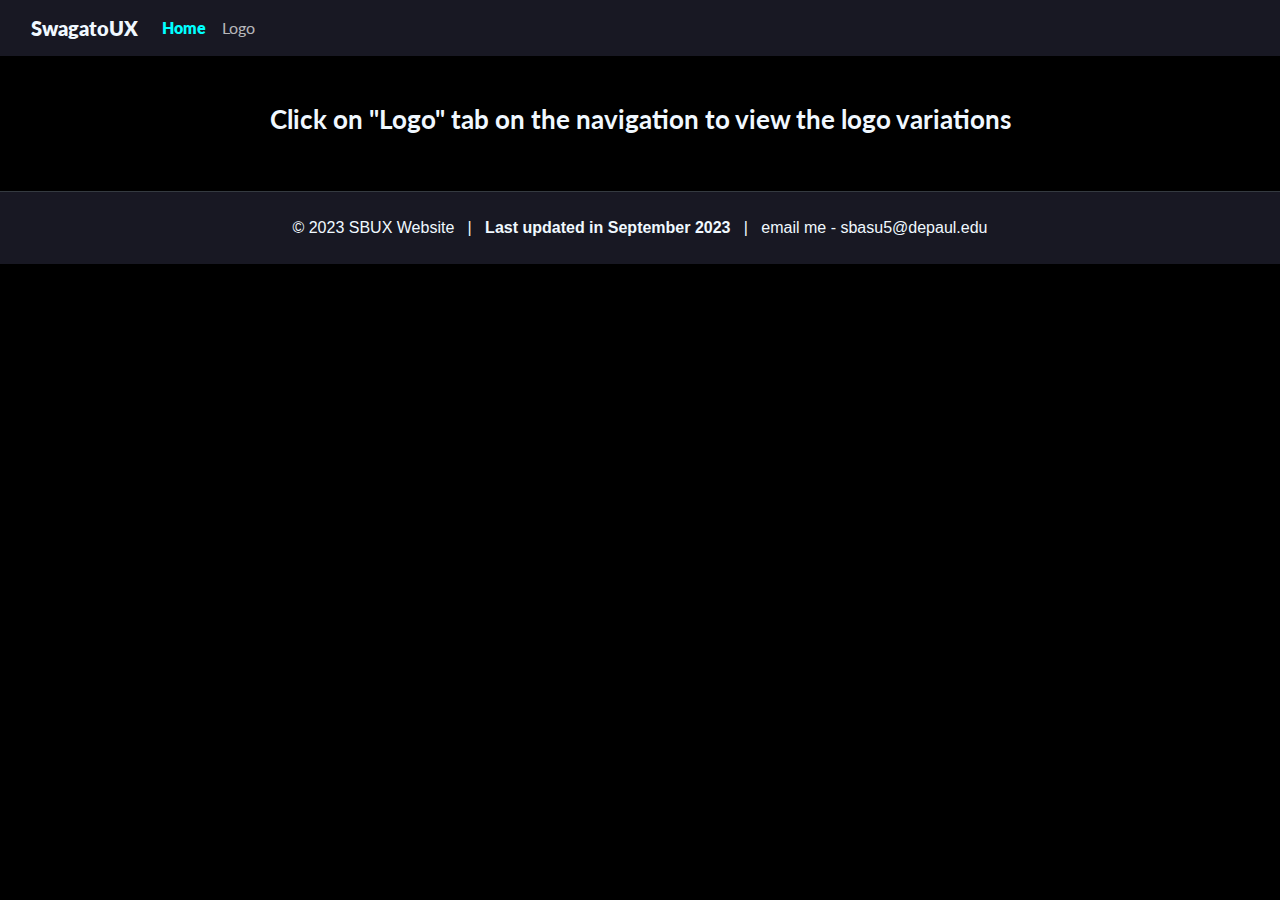
<file: index.html>
<!DOCTYPE html>
<html lang="en">
<head>
    <meta charset="UTF-8">
    <meta name="viewport" content="width=device-width, initial-scale=1.0">
    <title>SwagatoUX</title>
    <!-- Link to the custom CSS file -->
    <link href="https://cdn.jsdelivr.net/npm/bootstrap@5.3.2/dist/css/bootstrap.min.css" rel="stylesheet" integrity="sha384-T3c6CoIi6uLrA9TneNEoa7RxnatzjcDSCmG1MXxSR1GAsXEV/Dwwykc2MPK8M2HN" crossorigin="anonymous">
    <link rel="stylesheet" href="./css/bootstrapHomework.css">
    <link rel="stylesheet" href="https://fonts.googleapis.com/css?family=Lato">
    <link rel="icon" type="image/png" href="./img/favicon.png">
    <link rel=" shortcut icon" type="image/png" href="./img/favicon.png">
    <link rel="apple-touch-icon" href="img/favicon.png">

</head>
<body>
    <!-- Navbar -->
    <nav class="navbar navbar-expand-lg navbar-dark nav-bar-color google-font-text sticky-top">
        <div class="container-fluid">
          <a class="navbar-brand" href="#">SwagatoUX</a>
          <button class="navbar-toggler" type="button" data-bs-toggle="collapse" data-bs-target="#navbarSupportedContent" aria-controls="navbarSupportedContent" aria-expanded="false" aria-label="Toggle navigation">
            <span class="navbar-toggler-icon"></span>
          </button>
          <div class="collapse navbar-collapse" id="navbarSupportedContent">
            <ul class="navbar-nav me-auto mb-2 mb-lg-0">
              <li class="nav-item">
                <a class="nav-link nav-highlight" aria-current="page" href="#">Home</a>
              </li>
              <li class="nav-item">
                <a class="nav-link" href="./Logo/Logo.html">Logo</a>
              </li>
              <!-- <li class="nav-item dropdown">
                <a class="nav-link dropdown-toggle" href="#" role="button" data-bs-toggle="dropdown" aria-expanded="false">
                  Typography Hierarchy
                </a>
                <ul class="dropdown-menu">
                  <li><a class="dropdown-item" href="typographyHierarchy/type1.html">Raleway and Open Sans</a></li>
                  <li><a class="dropdown-item" href="typographyHierarchy/type2.html">Playfair Display and Montserrat</a></li>
                  <li><a class="dropdown-item" href="typographyHierarchy/type3.html">Lato and Merriweather</a></li>
                -->
          </div>
        </div>
      </nav>

    <!-- Content Section -->
    <div class="container mt-5">
        <div class="row">
            <div class="col-1"></div>
            <div class="col-10 google-font-text text-center">
            <h2>Click on "Logo" tab on the navigation to view the logo variations</h2>

            </div>
            <div class="col-1"></div>
        </div>
        <!--End of row1
        <div class="row mt-3">
            <div class="col-lg-4 col-md-12 google-font-text text-center">
                <div class="card text-bg-dark">
                    <img src="img/ben-stiefel-PtCmDqF8nXc-unsplash.jpg" class="card-img-top" alt="...">
                    <div class="card-body">
                      <h3 class="card-title">Grand Canyon<br>National Park</h3>
                      <p class="card-text">Explore the Wonder of the Grand Canyon - Discover the awe-inspiring beauty of one of the world's most iconic natural wonders at Grand Canyon National Park.</p>
                      <hr/>
                      <div class="card-footer">
                      <a href="#" class="btn" data-bs-toggle="modal" data-bs-target="#OpenModal">Open Modal</a>
                    </div>
                    </div>
                  </div>

                  Open modal

                  <div class="modal fade" id="OpenModal" tabindex="-1" aria-labelledby="OpenModalLabel" aria-hidden="true">
                    <div class="modal-dialog">
                      <div class="modal-content">
                        <div class="modal-header">
                          <h1 class="modal-title fs-5" id="OpenModalLabel"><span>Grand Canyon National Park</span></h1>
                          <button type="button" class="btn-close" data-bs-dismiss="modal" aria-label="Close"></button>
                        </div>
                        <div class="modal-body text-center">
                            <video controls width="466" height="528">
                                <source src="img/YMCTB anthem 30-sec.mp4" type="video/mp4">
                            </video>
                        </div>
                        <div class="modal-footer">
                          <button type="button" class="btn" data-bs-dismiss="modal" aria-label="Close">Close Modal</button>
                        </div>
                      </div>
                    </div>
                  </div>

                CLose modal

            </div>
            <div class="col-lg-4 col-md-12 google-font-text text-center">
                <div class="card text-bg-dark">
                    <img src="img/jeremy-bishop-B2Q7UC6QGLE-unsplash.jpg" class="card-img-top" alt="...">
                    <div class="card-body">
                      <h3 class="card-title">Yellowstone<br>National Park</h3>
                      <p class="card-text">Unleash Your Inner Explorer in Yellowstone - Dive into the wild wonders of Yellowstone National Park, home to geysers, hot springs, and diverse wildlife.</p>
                      <hr/>
                      <div class="card-footer">
                      <a href="#" class="btn">View More</a>
                    </div>
                    </div>
                  </div>
            </div>
            <div class="col-lg-4 col-md-12 google-font-text text-center">
                <div class="card text-bg-dark">
                    <img src="img/jeremy-bishop-BOyxQyrho5A-unsplash.jpg" class="card-img-top" alt="...">
                    <div class="card-body">
                      <h3 class="card-title">Yosemite<br>National Park</h3>
                      <p class="card-text">Embrace Nature's Majesty at Yosemite - Yosemite National Park beckons with its iconic granite cliffs, cascading waterfalls, and lush forests. </p>
                      <hr/>
                      <div class="card-footer">
                      <a href="#" class="btn">View More</a>
                    </div>
                    </div>
                  </div>
            </div>
        </div> -->
    </div>

    <!-- Footer -->
    <footer class="footer mt-5 p-4 text-center border-top border-dark border-1">
        <div class="container">
            <span class="text-footer">&copy; 2023 SBUX Website &nbsp; | &nbsp; <strong>Last updated in September 2023</strong> &nbsp; | &nbsp; email me - sbasu5@depaul.edu</span>
        </div>

    </footer>

    <script src="https://cdn.jsdelivr.net/npm/bootstrap@5.3.2/dist/js/bootstrap.bundle.min.js" integrity="sha384-C6RzsynM9kWDrMNeT87bh95OGNyZPhcTNXj1NW7RuBCsyN/o0jlpcV8Qyq46cDfL" crossorigin="anonymous"></script>
</body>
</html>
</file>
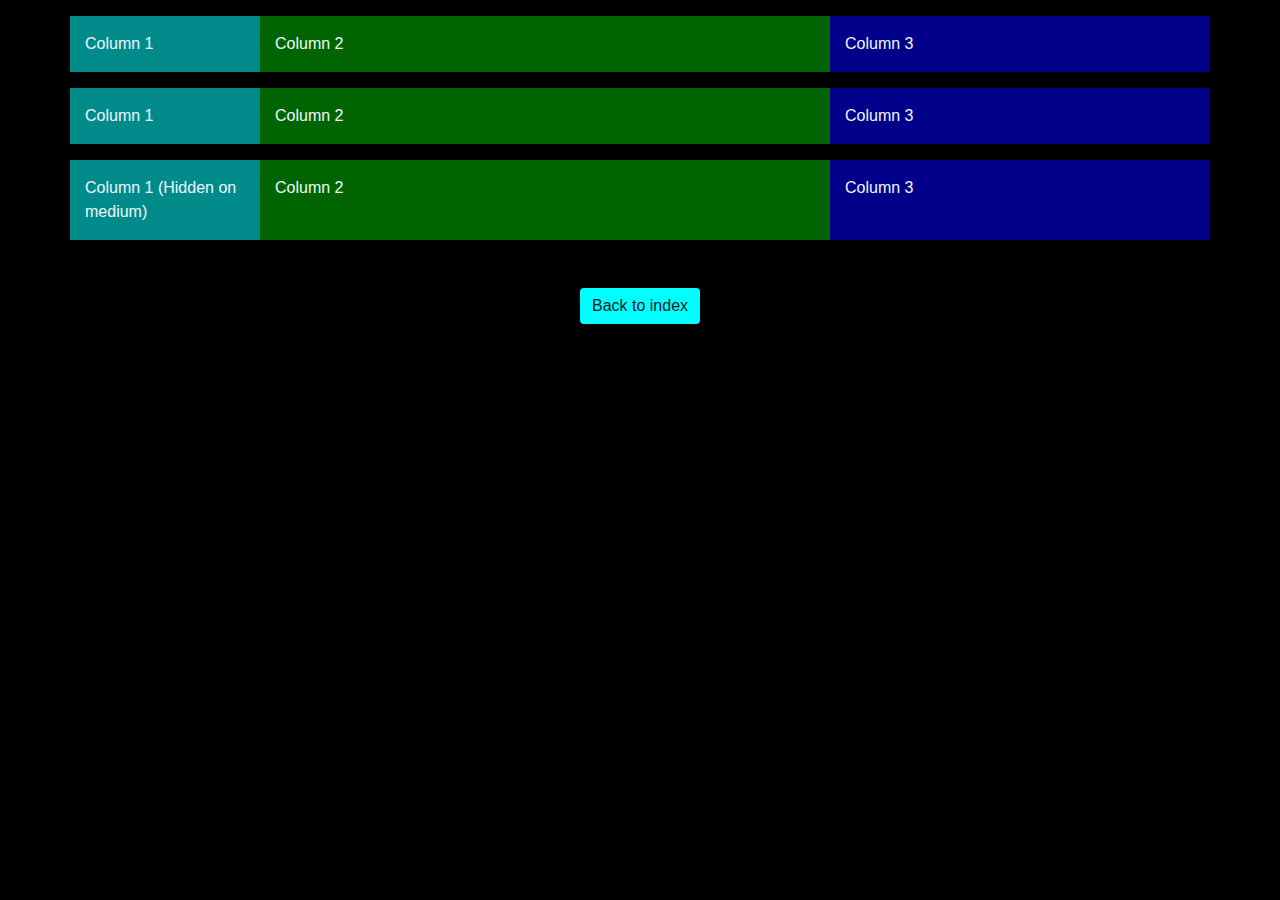
<file: gridChallenges/grid-challenge.html>
<!DOCTYPE html>
<html lang="en">
<head>
    <meta charset="UTF-8">
    <meta name="viewport" content="width=device-width, initial-scale=1.0">
    <title>Swagato Bootstrap Homework</title>
    <!-- Link to the custom CSS file -->
    <link href="https://cdn.jsdelivr.net/npm/bootstrap@5.3.2/dist/css/bootstrap.min.css" rel="stylesheet" integrity="sha384-T3c6CoIi6uLrA9TneNEoa7RxnatzjcDSCmG1MXxSR1GAsXEV/Dwwykc2MPK8M2HN" crossorigin="anonymous">
    <link rel="stylesheet" href="../css/bootstrapHomework.css">
</head>
<body>
    <div class="container-lg mt-3 text-centered">
        <!-- First Row -->
        <div class="row row-gap-3">
            <div class="col-2 cyan-col py-3">Column 1</div>
            <div class="col-6 green-col py-3">Column 2</div>
            <div class="col-4 blue-col py-3">Column 3</div>
        </div>
        
        <!-- Second Row -->
        <div class="row row-gap-3 mt-3">
            <div class="col-lg-2 col-md-12 cyan-col py-3">Column 1</div>
            <div class="col-lg-6 col-md-12 green-col py-3">Column 2</div>
            <div class="col-lg-4 col-md-12 blue-col py-3">Column 3</div>
        </div>
        
        <!-- Third Row -->
        <div class="row row-gap-3 mt-3">
            <div class="col-lg-2 d-none d-lg-block cyan-col py-3">Column 1 (Hidden on medium)</div>
            <div class="col-lg-6 col-md-12 green-col py-3">Column 2</div>
            <div class="col-lg-4 col-md-12 blue-col py-3">Column 3</div>
        </div>
        <div class="button mt-5">
            <a class="btn btn-outline-light" href="../index.html">Back to index</a>
        </div>
    </div>
    <script src="https://cdn.jsdelivr.net/npm/bootstrap@5.3.2/dist/js/bootstrap.bundle.min.js" integrity="sha384-C6RzsynM9kWDrMNeT87bh95OGNyZPhcTNXj1NW7RuBCsyN/o0jlpcV8Qyq46cDfL" crossorigin="anonymous"></script>
</body>
</html>
</file>
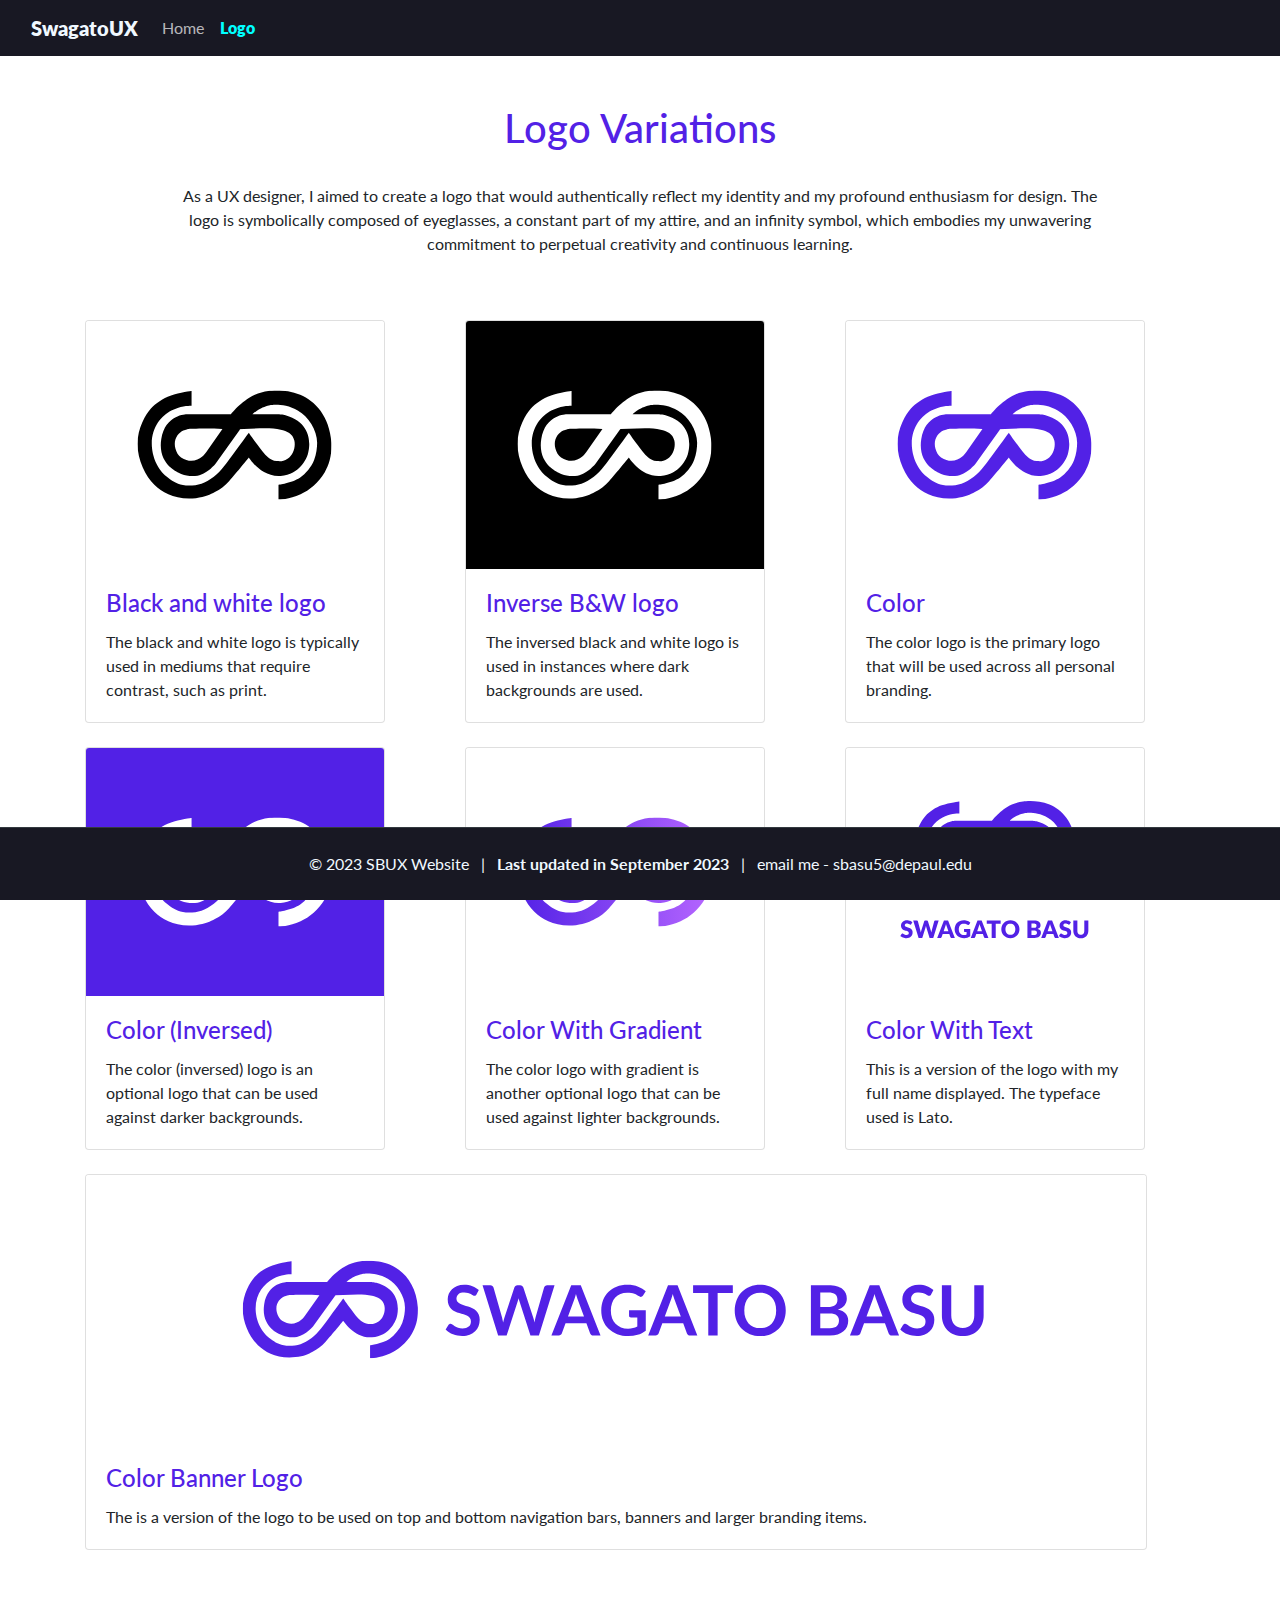
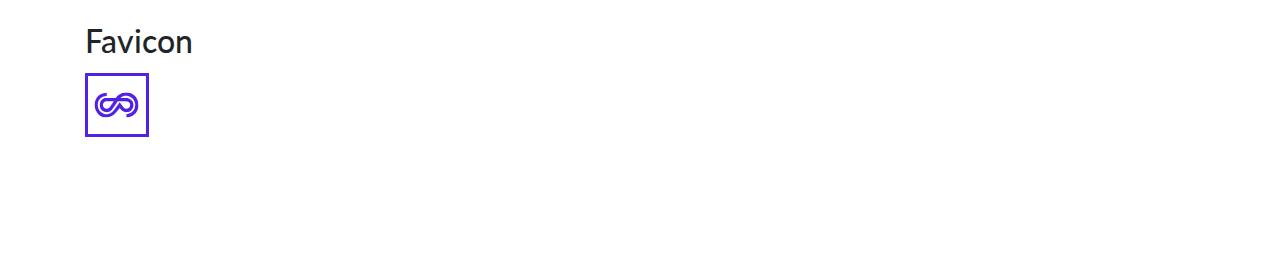
<file: Logo/Logo.html>
<!DOCTYPE html>
<html lang="en"><head>
    <!-- Required meta tags -->
    <meta charset="utf-8">
    <meta name="viewport" content="width=device-width, initial-scale=1, shrink-to-fit=no">
    <title>SwagatoUX</title>
    <!-- Bootstrap CSS -->
    <link rel="stylesheet" href="https://maxcdn.bootstrapcdn.com/bootstrap/4.0.0/css/bootstrap.min.css" integrity="sha384-Gn5384xqQ1aoWXA+058RXPxPg6fy4IWvTNh0E263XmFcJlSAwiGgFAW/dAiS6JXm" crossorigin="anonymous">
    <link rel="stylesheet" href="../css/Logo.css">
    <link rel="stylesheet" href="https://fonts.googleapis.com/css?family=Lato">
    <link rel="icon" type="image/png" href="../img/favicon.png">
    <link rel=" shortcut icon" type="image/png" href="../img/favicon.png">
    <link rel="apple-touch-icon" href="../img/favicon.png">

</head>

<body>
 <!-- Navbar -->
 <nav class="navbar navbar-expand-lg navbar-dark nav-bar-color sticky-top">
    <div class="container-fluid">
      <a class="navbar-brand" href="#">SwagatoUX</a>
      <button class="navbar-toggler" type="button" data-bs-toggle="collapse" data-bs-target="#navbarSupportedContent" aria-controls="navbarSupportedContent" aria-expanded="false" aria-label="Toggle navigation">
        <span class="navbar-toggler-icon"></span>
      </button>
      <div class="collapse navbar-collapse" id="navbarSupportedContent">
        <ul class="navbar-nav me-auto mb-2 mb-lg-0">
          <li class="nav-item">
            <a class="nav-link" href="../index.html">Home</a>
          </li>
          <li class="nav-item">
            <a class="nav-link nav-highlight" aria-current="page" href="#">Logo</a>
          </li>
      </div>
    </div>
  </nav>
  <!-- End navbar-->
  
  <div class="container mt-5">
        <div class="row">
            <div class="col-1"></div>
            <div class="col-10 google-font-text text-center">
            <h1>Logo Variations</h1>
            <br>
            <p>As a UX designer, I aimed to create a logo that would authentically reflect my identity and my profound enthusiasm for design. The logo is symbolically composed of eyeglasses, a constant part of my attire, and an infinity symbol, which embodies my unwavering commitment to perpetual creativity and continuous learning.</p>
            </div>
            <div class="col-1"></div>
        </div>
        <div class="row mt-5">
            <div class="col-sm-4">
                <div class="card mb-4" style="width:300px">
                    <img class="card-img-top" src="../img/bwlogo.svg" max-width="40%" height="auto" alt="BW Logo">
                    <div class="card-body">
                        <h4 class="card-title">Black and white logo</h4>
                        <p class="card-text">The black and white logo is typically used in mediums that require contrast, such as print. </p>
                    </div>
                </div>
            </div>
            <div class="col-sm-4">
                <div class="card mb-4" style="width:300px">
                    <img class="card-img-top" src="../img/inverselogo.svg" max-width="40%" height="auto" alt="BW Logo">
                    <div class="card-body">
                        <h4 class="card-title">Inverse B&amp;W logo</h4>
                        <p class="card-text">The inversed black and white logo is used in instances where dark backgrounds are used.</p>
                    </div>
                </div>
            </div>
            <div class="col-sm-4">
                <div class="card mb-4" style="width:300px">
                    <img class="card-img-top" src="../img/primarylogo1.svg" max-width="40%" height="auto" alt="BW Logo">
                    <div class="card-body">
                        <h4 class="card-title">Color</h4>
                        <p class="card-text">The color logo is the primary logo that will be used across all personal branding.</p>
                    </div>
                </div>
            </div>
        </div>
        <div class="row">
            <div class="col-sm-4">
                <div class="card mb-4" style="width:300px">
                    <img class="card-img-top" src="../img/primarylogo2.svg" max-width="40%" height="auto" alt="BW Logo">
                    <div class="card-body">
                        <h4 class="card-title">Color (Inversed)</h4>
                        <p class="card-text">The color (inversed) logo is an optional logo that can be used against darker backgrounds.</p>
                    </div>
                </div>
            </div>
            <div class="col-sm-4">
                <div class="card mb-4" style="width:300px">
                    <img class="card-img-top" src="../img/gradientlogo.svg" max-width="40%" height="auto" alt="BW Logo">
                    <div class="card-body">
                        <h4 class="card-title">Color With Gradient</h4>
                        <p class="card-text">The color logo with gradient is another optional logo that can be used against lighter backgrounds.</p>
                    </div>
                </div>
            </div>
            <div class="col-sm-4">
                <div class="card mb-4" style="width:300px">
                    <img class="card-img-top" src="../img/colorwithtext.svg" max-width="40%" height="auto" alt="BW Logo">
                    <div class="card-body">
                        <h4 class="card-title">Color With Text</h4>
                        <p class="card-text">This is a version of the logo with my full name displayed. The typeface used is Lato.</p>
                    </div>
                </div>
            </div>
        </div>
        <div class="row">
            <div class="col-sm-4">
                <div class="card mb-4" style="width:1062px">
                    <img class="card-img-top" src="../img/Bannervariation.svg" max-width="40%" height="auto" alt="BW Logo">
                    <div class="card-body">
                        <h4 class="card-title">Color Banner Logo</h4>
                        <p class="card-text"> The is a version of the logo to be used on top and bottom navigation bars, banners and larger branding items.</p>
                    </div>
                </div>
            </div>
        </div>
    </div>
    
    <div class="container mb-5 mt-5">
        <h2>Favicon</h2>
        <img src="../img/favicon.svg" class="mt-1" alt="favicon">
    </div>

    <!-- Footer -->
    <footer class="footer mt-5 p-4 text-center border-top border-dark border-1">
        <div class="container">
            <span class="text-footer">&copy; 2023 SBUX Website &nbsp; | &nbsp; <strong>Last updated in September 2023</strong> &nbsp; | &nbsp; email me - sbasu5@depaul.edu</span>
        </div>

    </footer>

    <script src="https://cdn.jsdelivr.net/npm/bootstrap@5.3.2/dist/js/bootstrap.bundle.min.js" integrity="sha384-C6RzsynM9kWDrMNeT87bh95OGNyZPhcTNXj1NW7RuBCsyN/o0jlpcV8Qyq46cDfL" crossorigin="anonymous"></script>
</body>
</html>
</file>
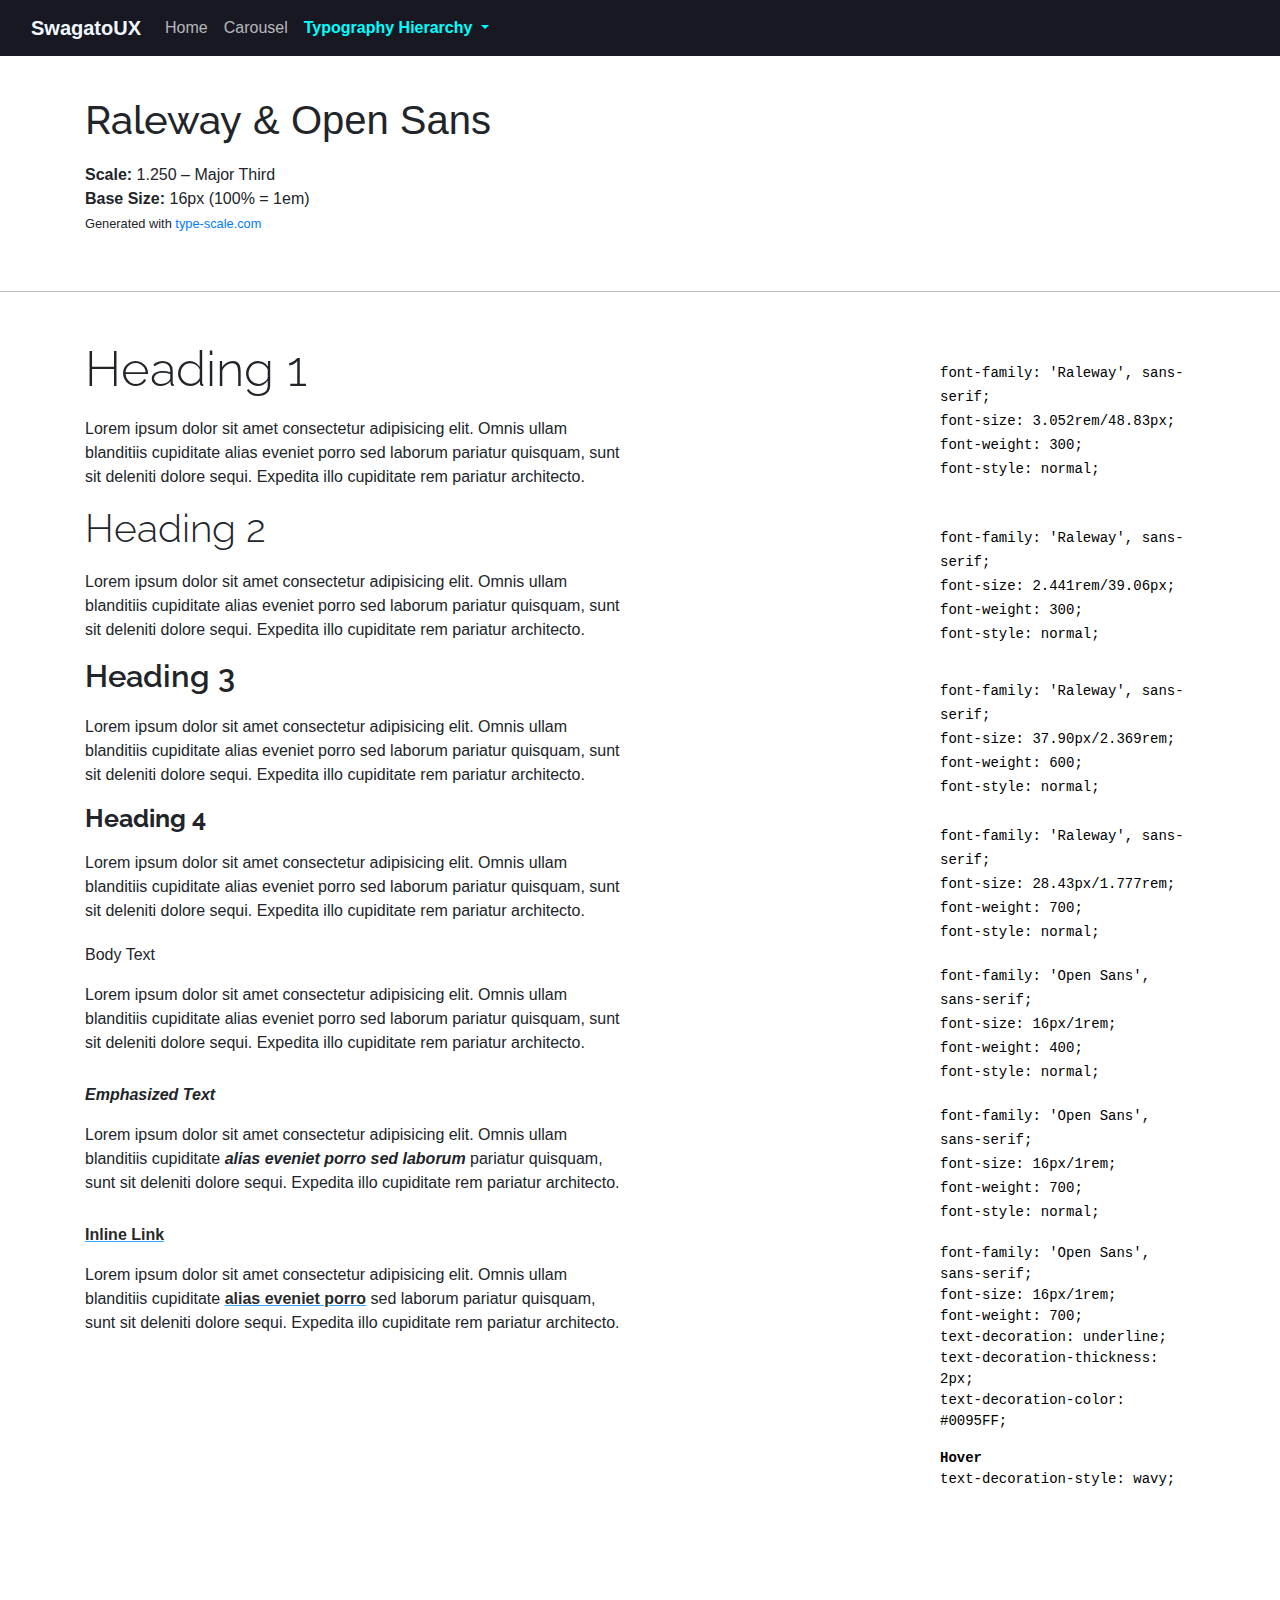
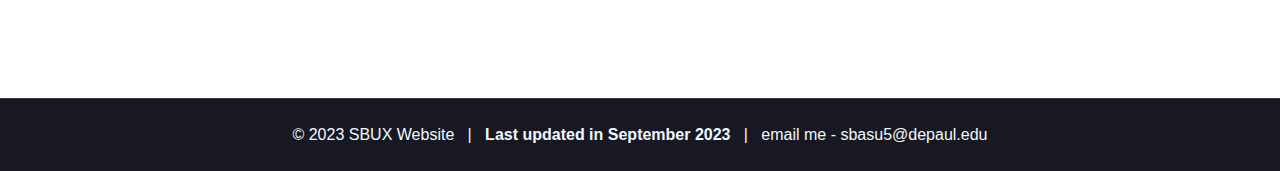
<file: typographyHierarchy/type1.html>
<!DOCTYPE html>
<html lang="en">
<head>
    <meta charset="UTF-8">
    <meta name="viewport" content="width=device-width, initial-scale=1.0">
    <title>Grid Challenge</title>
    <!-- Link to the custom CSS file -->
    <link href="https://cdn.jsdelivr.net/npm/bootstrap@5.3.2/dist/css/bootstrap.min.css" rel="stylesheet" integrity="sha384-T3c6CoIi6uLrA9TneNEoa7RxnatzjcDSCmG1MXxSR1GAsXEV/Dwwykc2MPK8M2HN" crossorigin="anonymous">
    <link rel="stylesheet" href="../css/type1.css">
    <!--Fonts-->
<link rel="preconnect" href="https://fonts.googleapis.com">
<link rel="preconnect" href="https://fonts.gstatic.com" crossorigin="">
<link href="https://fonts.googleapis.com/css2?family=Raleway:wght@400..725&amp;family=Open+Sans:wght@400;700&amp;family=Playfair+Display:opsz,wght,WONK@9..144,300..700,0..1&amp;family=Montserrat:wght@400;600&amp;family=Lato&amp;family=Merriweather:ital,opsz,wght@0,6..72,300..700;1,6..72,400..700&amp;display=swap" rel="stylesheet">
</head>
<body>
    <!-- Navbar -->
    <nav class="navbar navbar-expand-lg navbar-dark nav-bar-color sticky-top">
        <div class="container-fluid">
          <a class="navbar-brand" href="#">SwagatoUX</a>
          <button class="navbar-toggler" type="button" data-bs-toggle="collapse" data-bs-target="#navbarSupportedContent" aria-controls="navbarSupportedContent" aria-expanded="false" aria-label="Toggle navigation">
            <span class="navbar-toggler-icon"></span>
          </button>
          <div class="collapse navbar-collapse" id="navbarSupportedContent">
            <ul class="navbar-nav me-auto mb-2 mb-lg-0">
              <li class="nav-item">
                <a class="nav-link" aria-current="page" href="../index.html">Home</a>
              </li>
              <li class="nav-item">
                <a class="nav-link" href="../Carousel/Carousel.html">Carousel</a>
              </li>
              <li class="nav-item dropdown">
                <a class="nav-link  nav-highlight dropdown-toggle" href="#" role="button" data-bs-toggle="dropdown" aria-expanded="false">
                  Typography Hierarchy
                </a>
                <ul class="dropdown-menu">
                  <li><a class="dropdown-item" href="typographyHierarchy/type1.html">Raleway and Open Sans</a></li>
                  <li><a class="dropdown-item" href="./type2.html">Playfair Display and Montserrat</a></li>
                  <li><a class="dropdown-item" href="./type3.html">Lato and Merriweather</a></li>

          </div>
        </div>
      </nav>
      <!-- End navbar-->

      <div class="container">
        <div class="row type-intro">
            <div class="col">
                <h1><span style="font-family: 'Raleway', san-serif">Raleway</span> &amp; <span style="font-family: 'Open+Sans', sans-serif">Open Sans</span></h1>
                <p>
                    <b>Scale:</b> 1.250 – Major Third<br />
                    <b>Base Size:</b> 16px (100% = 1em)<br />
                    <span style="font-size: 0.8rem;">Generated with <a href="https://type-scale.com/" target="_blank">type-scale.com</a>
                    </span>
                </p>
            </div>
        </div>
    </div>
    <hr>
    <!-- Start type heirarchy-->
      <div class="container typography-container RaleOpen">
        <div class="row mt-5">
            <div class="col-12 col-lg-6">
                <h1>Heading 1</h1>
                <p>Lorem ipsum dolor sit amet consectetur adipisicing elit. Omnis ullam blanditiis cupiditate alias eveniet porro sed laborum pariatur quisquam, sunt sit deleniti dolore sequi. Expedita illo cupiditate rem pariatur architecto.</p>
            </div>
            <div class="col-lg-3 offset-lg-3 specs">
                <code>
                    font-family: 'Raleway', sans-serif;
                    <br>font-size: 3.052rem/48.83px;
                    <br>font-weight: 300;
                    <br>font-style: normal;
                </code>
            </div>
            <hr>
        </div>
        <div class="row">
            <div class="col-12 col-lg-6">
                <h2>Heading 2</h2>
                <p>Lorem ipsum dolor sit amet consectetur adipisicing elit. Omnis ullam blanditiis cupiditate alias eveniet porro sed laborum pariatur quisquam, sunt sit deleniti dolore sequi. Expedita illo cupiditate rem pariatur architecto.</p>
            </div>
            <div class="col-lg-3 offset-lg-3 specs">
                <code>
                    font-family: 'Raleway', sans-serif;
                    <br>font-size: 2.441rem/39.06px;
                    <br>font-weight: 300;
                    <br>font-style: normal;
                </code>
            </div>
            <hr>
        </div>
        <div class="row">
            <div class="col-12 col-lg-6">
                <h3>Heading 3</h3>
                <p>Lorem ipsum dolor sit amet consectetur adipisicing elit. Omnis ullam blanditiis cupiditate alias eveniet porro sed laborum pariatur quisquam, sunt sit deleniti dolore sequi. Expedita illo cupiditate rem pariatur architecto.</p>
            </div>
            <div class="col-lg-3 offset-lg-3 specs">
                <code>
                    font-family: 'Raleway', sans-serif;
                    <br>font-size: 37.90px/2.369rem;
                    <br>font-weight: 600;
                    <br>font-style: normal;
                </code>
            </div>
            <hr>
        </div>
        <div class="row">
            <div class="col-12 col-lg-6">
                <h4>Heading 4</h4>
                <p>Lorem ipsum dolor sit amet consectetur adipisicing elit. Omnis ullam blanditiis cupiditate alias eveniet porro sed laborum pariatur quisquam, sunt sit deleniti dolore sequi. Expedita illo cupiditate rem pariatur architecto.</p>
            </div>
            <div class="col-lg-3 offset-lg-3 specs">
                <code>
                    font-family: 'Raleway', sans-serif;
                    <br>font-size: 28.43px/1.777rem;
                    <br>font-weight: 700;
                    <br>font-style: normal;
                </code>
            </div>
            <hr>
        </div>
        <div class="row">
            <div class="col-12 col-lg-6">
                <p>Body Text</p>
                <p>Lorem ipsum dolor sit amet consectetur adipisicing elit. Omnis ullam blanditiis cupiditate alias eveniet porro sed laborum pariatur quisquam, sunt sit deleniti dolore sequi. Expedita illo cupiditate rem pariatur architecto.</p>
            </div>
            <div class="col-lg-3 offset-lg-3 specs">
                <code>
                    font-family: 'Open Sans', sans-serif;
                    <br>font-size: 16px/1rem;
                    <br>font-weight: 400;
                    <br>font-style: normal;
                </code>
            </div>
            <hr>
        </div>
        <div class="row">
            <div class="col-12 col-lg-6">
                <p><em>Emphasized Text</em></p>
                <p>Lorem ipsum dolor sit amet consectetur adipisicing elit. Omnis ullam blanditiis cupiditate <em>alias eveniet porro sed laborum</em> pariatur quisquam, sunt sit deleniti dolore sequi. Expedita illo cupiditate rem pariatur architecto.</p>
            </div>
            <div class="col-lg-3 offset-lg-3 specs">
                <code>
                    font-family: 'Open Sans', sans-serif;
                    <br>font-size: 16px/1rem;
                    <br>font-weight: 700;
                    <br>font-style: normal;
                </code>
            </div>
            <hr>
        </div>
        <div class="row">
            <div class="col-12 col-lg-6">
                <p><a href="#">Inline Link</a></p>
                
                <p>Lorem ipsum dolor sit amet consectetur adipisicing elit. Omnis ullam blanditiis cupiditate <a href="#">alias eveniet porro</a> sed laborum pariatur quisquam, sunt sit deleniti dolore sequi. Expedita illo cupiditate rem pariatur architecto.</p>
            </div>
            <div class="col-lg-3 offset-lg-3 specs">
                <code style="padding-right: 15px">
                    <p>
                        font-family: 'Open Sans', sans-serif;<br>
                        font-size: 16px/1rem;<br>
                        font-weight: 700;<br>

                        text-decoration: underline;<br>
                        text-decoration-thickness: 2px;<br>
                        text-decoration-color: #0095FF;<br>
                    </p>
                    <p>
                        <b>Hover</b><br>
                        text-decoration-style: wavy;
                    </p>
                </code>
            </div>
        </div>
    </div>

    <!-- Footer -->
    <footer class="footer mt-5 p-4 text-center border-top border-dark border-1">
        <div class="container">
            <span class="text-footer">&copy; 2023 SBUX Website &nbsp; | &nbsp; <strong>Last updated in September 2023</strong> &nbsp; | &nbsp; email me - sbasu5@depaul.edu</span>
        </div>

    </footer>

    <script src="https://cdn.jsdelivr.net/npm/bootstrap@5.3.2/dist/js/bootstrap.bundle.min.js" integrity="sha384-C6RzsynM9kWDrMNeT87bh95OGNyZPhcTNXj1NW7RuBCsyN/o0jlpcV8Qyq46cDfL" crossorigin="anonymous"></script>
</body>
</html>
</file>
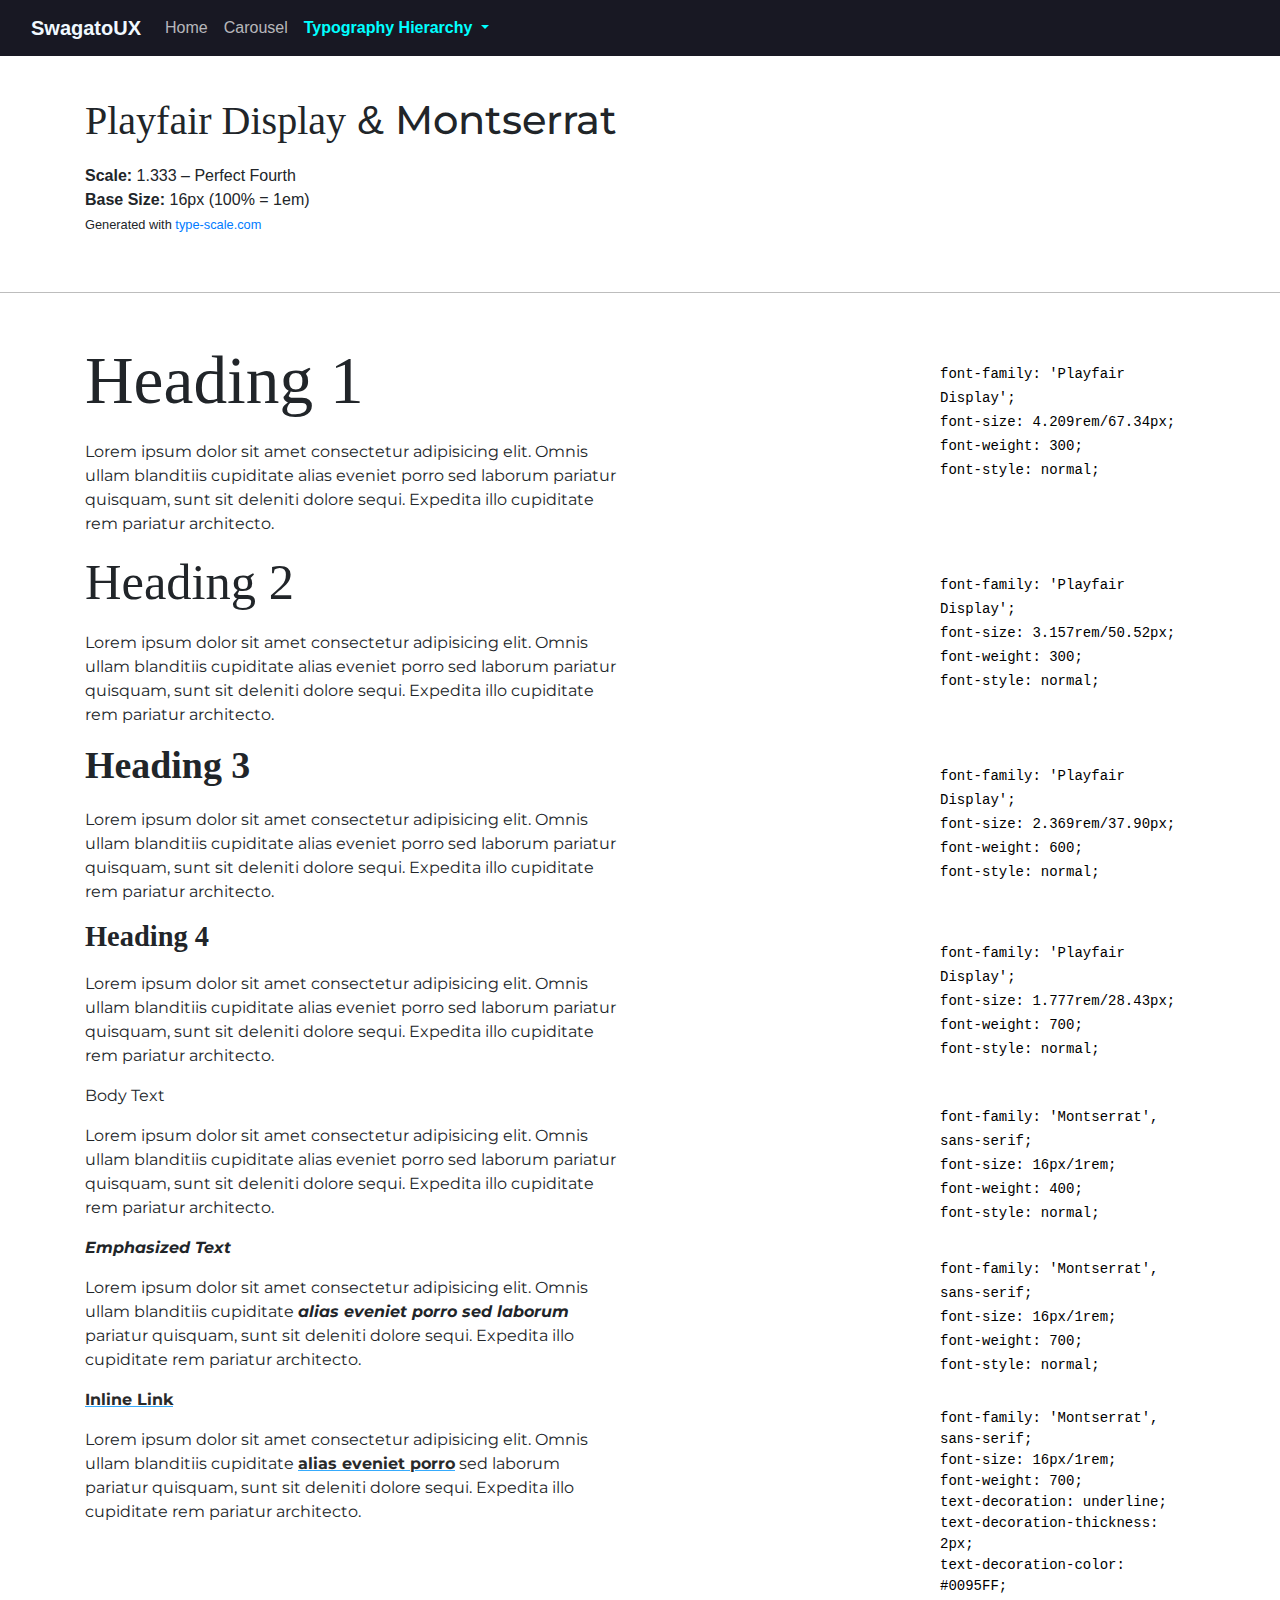
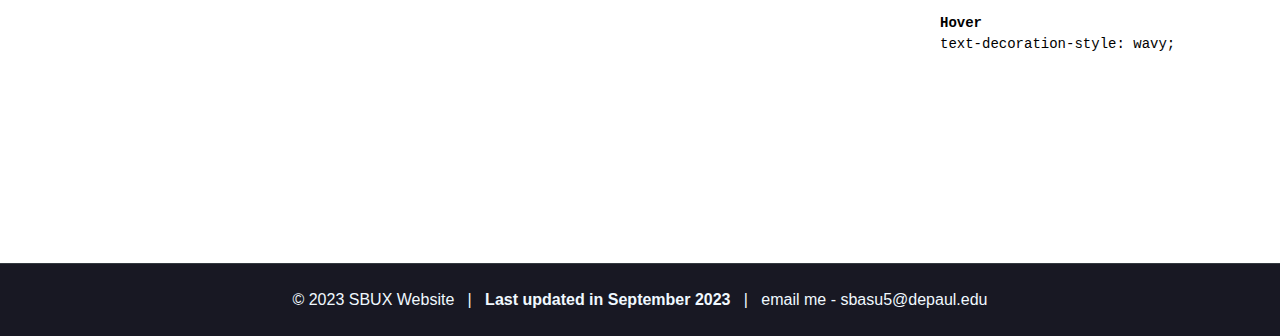
<file: typographyHierarchy/type2.html>
<!DOCTYPE html>
<html lang="en">
<head>
    <meta charset="UTF-8">
    <meta name="viewport" content="width=device-width, initial-scale=1.0">
    <title>Grid Challenge</title>
    <!-- Link to the custom CSS file -->
    <link href="https://cdn.jsdelivr.net/npm/bootstrap@5.3.2/dist/css/bootstrap.min.css" rel="stylesheet" integrity="sha384-T3c6CoIi6uLrA9TneNEoa7RxnatzjcDSCmG1MXxSR1GAsXEV/Dwwykc2MPK8M2HN" crossorigin="anonymous">
    <link rel="stylesheet" href="../css/type2.css">
    <!--Fonts-->
    <link rel="preconnect" href="https://fonts.googleapis.com">
    <link rel="preconnect" href="https://fonts.gstatic.com" crossorigin="">
    <link href="https://fonts.googleapis.com/css2?family=Raleway:wght@400..725&amp;family=Open+Sans:wght@400;700&amp;family=Playfair+Display:opsz,wght,WONK@9..144,300..700,0..1&amp;family=Montserrat:wght@400;600;700&amp;family=Lato&amp;family=Merriweather:ital,opsz,wght@0,6..72,300..700;1,6..72,400..700&amp;display=swap" rel="stylesheet">
</head>
<body>
    <!-- Navbar -->
    <nav class="navbar navbar-expand-lg navbar-dark nav-bar-color sticky-top">
        <div class="container-fluid">
          <a class="navbar-brand" href="#">SwagatoUX</a>
          <button class="navbar-toggler" type="button" data-bs-toggle="collapse" data-bs-target="#navbarSupportedContent" aria-controls="navbarSupportedContent" aria-expanded="false" aria-label="Toggle navigation">
            <span class="navbar-toggler-icon"></span>
          </button>
          <div class="collapse navbar-collapse" id="navbarSupportedContent">
            <ul class="navbar-nav me-auto mb-2 mb-lg-0">
              <li class="nav-item">
                <a class="nav-link" aria-current="page" href="../index.html">Home</a>
              </li>
              <li class="nav-item">
                <a class="nav-link" href="../Carousel/Carousel.html">Carousel</a>
              </li>
              <li class="nav-item dropdown">
                <a class="nav-link  nav-highlight dropdown-toggle" href="#" role="button" data-bs-toggle="dropdown" aria-expanded="false">
                  Typography Hierarchy
                </a>
                <ul class="dropdown-menu">
                  <li><a class="dropdown-item" href="./type1.html">Raleway and Open Sans</a></li>
                  <li><a class="dropdown-item" href="#">Playfair Display and Montserrat</a></li>
                  <li><a class="dropdown-item" href="./type3.html">Lato and Merriweather</a></li>

          </div>
        </div>
      </nav>
      <!-- End navbar-->

      <div class="container">
        <div class="row type-intro">
            <div class="col">
                <h1><span style="font-family: 'Playfair+Display', san-serif">Playfair Display</span> &amp; <span style="font-family: 'Montserrat', sans-serif">Montserrat</span></h1>
                <p>
                    <b>Scale:</b> 1.333 – Perfect Fourth<br />
                    <b>Base Size:</b> 16px (100% = 1em)<br />
                    <span style="font-size: 0.8rem;">Generated with <a href="https://type-scale.com/" target="_blank">type-scale.com</a>
                    </span>
                </p>
            </div>
        </div>
    </div>
    <hr>
    <!-- Start type heirarchy-->
      <div class="container typography-container MontMerri">
        <div class="row mt-5">
            <div class="col-12 col-lg-6">
                <h1>Heading 1</h1>
                <p>Lorem ipsum dolor sit amet consectetur adipisicing elit. Omnis ullam blanditiis cupiditate alias eveniet porro sed laborum pariatur quisquam, sunt sit deleniti dolore sequi. Expedita illo cupiditate rem pariatur architecto.</p>
            </div>
            <div class="col-lg-3 offset-lg-3 specs">
                <code>
                    font-family: 'Playfair Display';
                    <br>font-size: 4.209rem/67.34px;
                    <br>font-weight: 300;
                    <br>font-style: normal;
                </code>
            </div>
            <hr>
        </div>
        <div class="row">
            <div class="col-12 col-lg-6">
                <h2>Heading 2</h2>
                <p>Lorem ipsum dolor sit amet consectetur adipisicing elit. Omnis ullam blanditiis cupiditate alias eveniet porro sed laborum pariatur quisquam, sunt sit deleniti dolore sequi. Expedita illo cupiditate rem pariatur architecto.</p>
            </div>
            <div class="col-lg-3 offset-lg-3 specs">
                <code>
                    font-family: 'Playfair Display';
                    <br>font-size: 3.157rem/50.52px;
                    <br>font-weight: 300;
                    <br>font-style: normal;
                </code>
            </div>
            <hr>
        </div>
        <div class="row">
            <div class="col-12 col-lg-6">
                <h3>Heading 3</h3>
                <p>Lorem ipsum dolor sit amet consectetur adipisicing elit. Omnis ullam blanditiis cupiditate alias eveniet porro sed laborum pariatur quisquam, sunt sit deleniti dolore sequi. Expedita illo cupiditate rem pariatur architecto.</p>
            </div>
            <div class="col-lg-3 offset-lg-3 specs">
                <code>
                    font-family: 'Playfair Display';
                    <br>font-size: 2.369rem/37.90px;
                    <br>font-weight: 600;
                    <br>font-style: normal;
                </code>
            </div>
            <hr>
        </div>
        <div class="row">
            <div class="col-12 col-lg-6">
                <h4>Heading 4</h4>
                <p>Lorem ipsum dolor sit amet consectetur adipisicing elit. Omnis ullam blanditiis cupiditate alias eveniet porro sed laborum pariatur quisquam, sunt sit deleniti dolore sequi. Expedita illo cupiditate rem pariatur architecto.</p>
            </div>
            <div class="col-lg-3 offset-lg-3 specs">
                <code>
                    font-family: 'Playfair Display';
                    <br>font-size: 1.777rem/28.43px;
                    <br>font-weight: 700;
                    <br>font-style: normal;
                </code>
            </div>
            <hr>
        </div>
        <div class="row">
            <div class="col-12 col-lg-6">
                <p>Body Text</p>
                <p>Lorem ipsum dolor sit amet consectetur adipisicing elit. Omnis ullam blanditiis cupiditate alias eveniet porro sed laborum pariatur quisquam, sunt sit deleniti dolore sequi. Expedita illo cupiditate rem pariatur architecto.</p>
            </div>
            <div class="col-lg-3 offset-lg-3 specs">
                <code>
                    font-family: 'Montserrat', sans-serif;
                    <br>font-size: 16px/1rem;
                    <br>font-weight: 400;
                    <br>font-style: normal;
                </code>
            </div>
            <hr>
        </div>
        <div class="row">
            <div class="col-12 col-lg-6">
                <p><em>Emphasized Text</em></p>
                <p>Lorem ipsum dolor sit amet consectetur adipisicing elit. Omnis ullam blanditiis cupiditate <em>alias eveniet porro sed laborum</em> pariatur quisquam, sunt sit deleniti dolore sequi. Expedita illo cupiditate rem pariatur architecto.</p>
            </div>
            <div class="col-lg-3 offset-lg-3 specs">
                <code>
                    font-family: 'Montserrat', sans-serif;
                    <br>font-size: 16px/1rem;
                    <br>font-weight: 700;
                    <br>font-style: normal;
                </code>
            </div>
            <hr>
        </div>
        <div class="row">
            <div class="col-12 col-lg-6">
                <p><a href="#">Inline Link</a></p>

                <p>Lorem ipsum dolor sit amet consectetur adipisicing elit. Omnis ullam blanditiis cupiditate <a href="#">alias eveniet porro</a> sed laborum pariatur quisquam, sunt sit deleniti dolore sequi. Expedita illo cupiditate rem pariatur architecto.</p>
            </div>
            <div class="col-lg-3 offset-lg-3 specs">
                <code style="padding-right: 15px">
                    <p>
                        font-family: 'Montserrat', sans-serif;<br>
                        font-size: 16px/1rem;<br>
                        font-weight: 700;<br>

                        text-decoration: underline;<br>
                        text-decoration-thickness: 2px;<br>
                        text-decoration-color: #0095FF;<br>
                    </p>
                    <p>
                        <b>Hover</b><br>
                        text-decoration-style: wavy;
                    </p>
                </code>
            </div>
        </div>
    </div>

    <!-- Footer -->
    <footer class="footer mt-5 p-4 text-center border-top border-dark border-1">
        <div class="container">
            <span class="text-footer">&copy; 2023 SBUX Website &nbsp; | &nbsp; <strong>Last updated in September 2023</strong> &nbsp; | &nbsp; email me - sbasu5@depaul.edu</span>
        </div>

    </footer>

    <script src="https://cdn.jsdelivr.net/npm/bootstrap@5.3.2/dist/js/bootstrap.bundle.min.js" integrity="sha384-C6RzsynM9kWDrMNeT87bh95OGNyZPhcTNXj1NW7RuBCsyN/o0jlpcV8Qyq46cDfL" crossorigin="anonymous"></script>
</body>
</html>
</file>
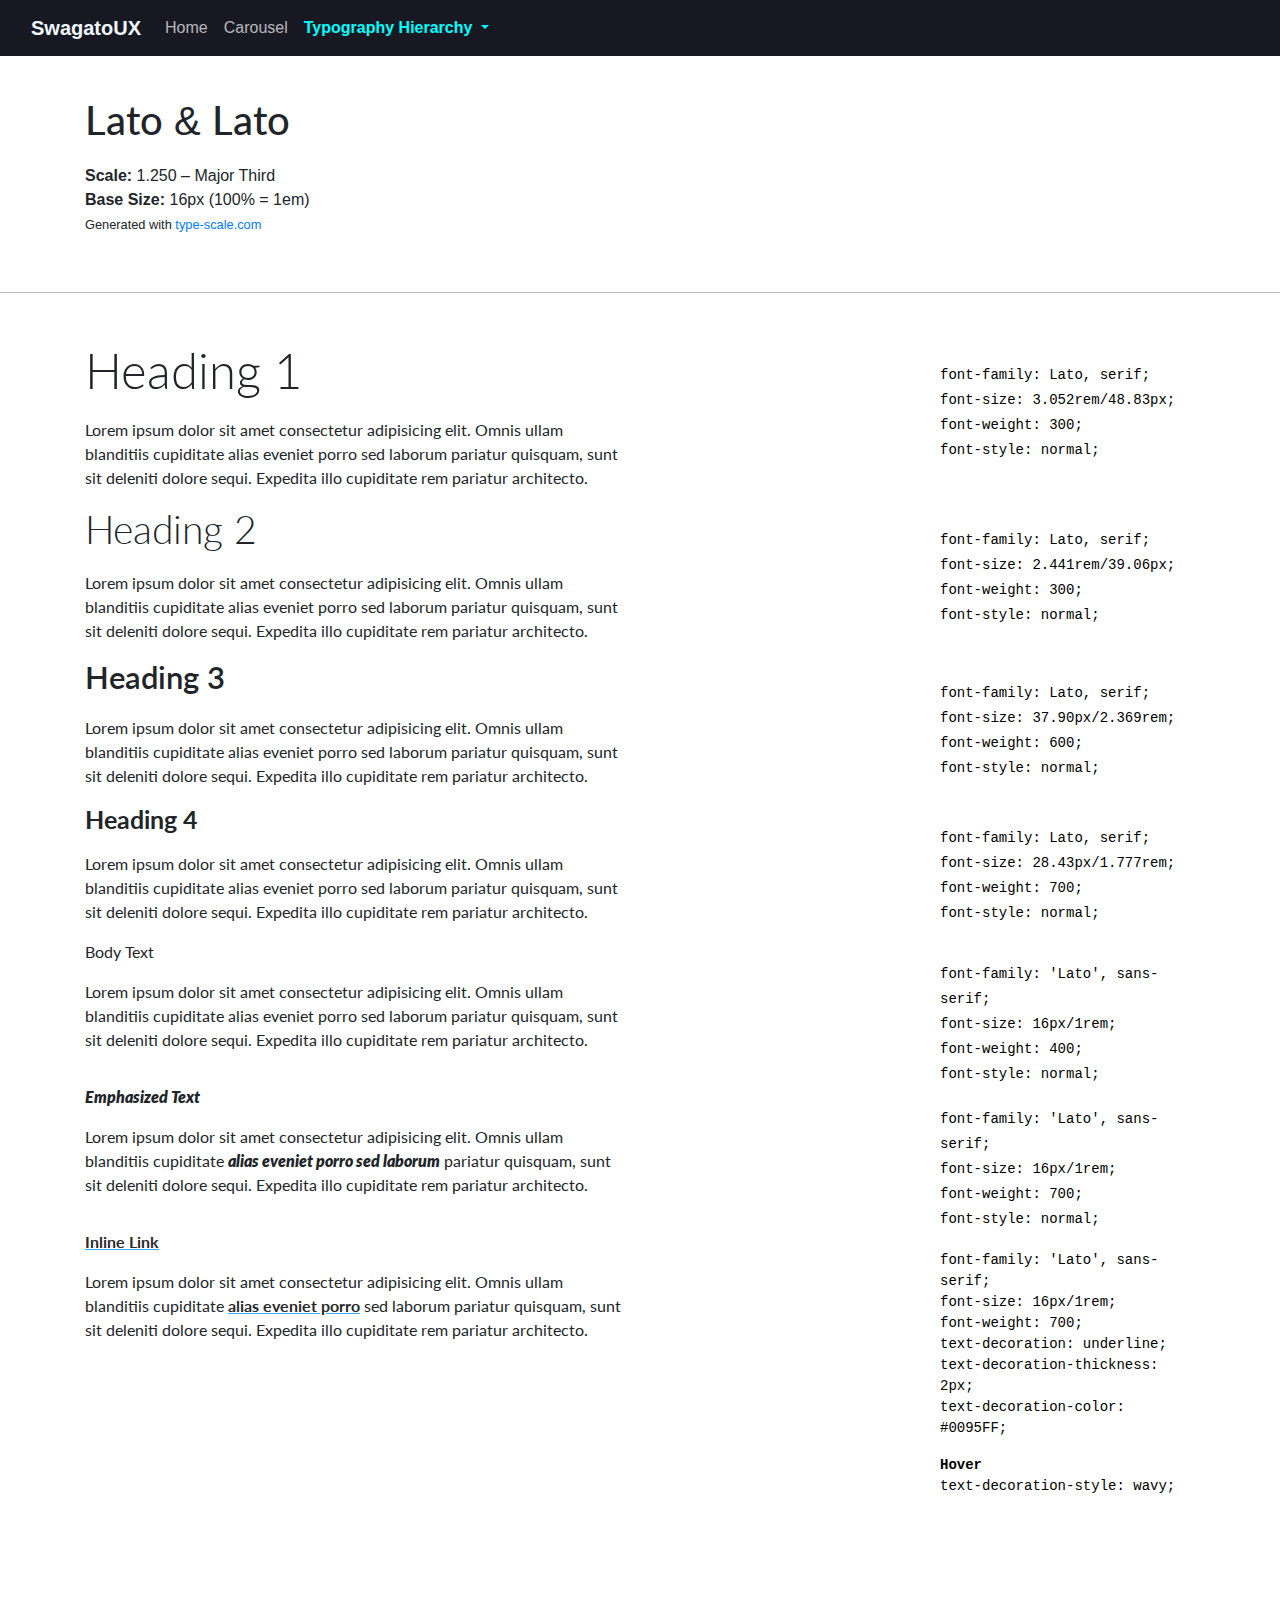
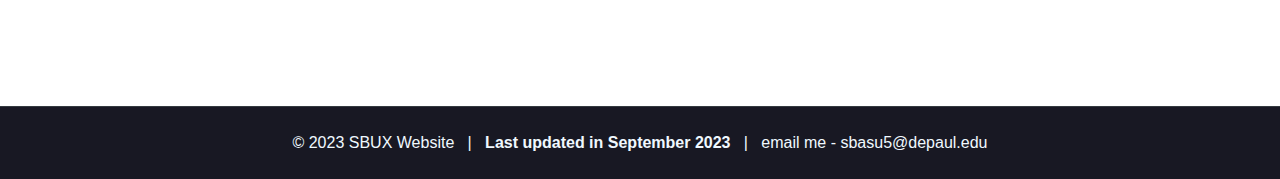
<file: typographyHierarchy/type3.html>
<!DOCTYPE html>
<html lang="en">
<head>
    <meta charset="UTF-8">
    <meta name="viewport" content="width=device-width, initial-scale=1.0">
    <title>Grid Challenge</title>
    <!-- Link to the custom CSS file -->
    <link href="https://cdn.jsdelivr.net/npm/bootstrap@5.3.2/dist/css/bootstrap.min.css" rel="stylesheet" integrity="sha384-T3c6CoIi6uLrA9TneNEoa7RxnatzjcDSCmG1MXxSR1GAsXEV/Dwwykc2MPK8M2HN" crossorigin="anonymous">
    <link rel="stylesheet" href="../css/type3.css">
    <!--Fonts-->
<link rel="preconnect" href="https://fonts.googleapis.com">
<link rel="preconnect" href="https://fonts.gstatic.com" crossorigin="">
<link href="https://fonts.googleapis.com/css2?family=Raleway:wght@400..725&amp;family=Open+Sans:wght@400;700&amp;family=Playfair+Display:opsz,wght,WONK@9..144,300..700,0..1&amp;family=Montserrat:wght@400;600&amp;family=Lato&amp;family=Merriweather:ital,opsz,wght@0,6..72,300..700;1,6..72,400..700;300;600;400;700&amp;display=swap" rel="stylesheet">
</head>
<body>
    <!-- Navbar -->
    <nav class="navbar navbar-expand-lg navbar-dark nav-bar-color sticky-top">
        <div class="container-fluid">
          <a class="navbar-brand" href="#">SwagatoUX</a>
          <button class="navbar-toggler" type="button" data-bs-toggle="collapse" data-bs-target="#navbarSupportedContent" aria-controls="navbarSupportedContent" aria-expanded="false" aria-label="Toggle navigation">
            <span class="navbar-toggler-icon"></span>
          </button>
          <div class="collapse navbar-collapse" id="navbarSupportedContent">
            <ul class="navbar-nav me-auto mb-2 mb-lg-0">
              <li class="nav-item">
                <a class="nav-link" aria-current="page" href="../index.html">Home</a>
              </li>
              <li class="nav-item">
                <a class="nav-link" href="../Carousel/Carousel.html">Carousel</a>
              </li>
              <li class="nav-item dropdown">
                <a class="nav-link  nav-highlight dropdown-toggle" href="#" role="button" data-bs-toggle="dropdown" aria-expanded="false">
                  Typography Hierarchy
                </a>
                <ul class="dropdown-menu">
                  <li><a class="dropdown-item" href="./type1.html">Raleway and Open Sans</a></li>
                  <li><a class="dropdown-item" href="./type2.html">Playfair Display and Montserrat</a></li>
                  <li><a class="dropdown-item" href="./type3.html">Lato and Lato</a></li>

          </div>
        </div>
      </nav>
      <!-- End navbar-->

      <div class="container">
        <div class="row type-intro">
            <div class="col">
                <h1><span style="font-family: 'Lato', san-serif">Lato</span> &amp; <span style="font-family: 'Lato', sans-serif">Lato</span></h1>
                <p>
                    <b>Scale:</b> 1.250 – Major Third<br />
                    <b>Base Size:</b> 16px (100% = 1em)<br />
                    <span style="font-size: 0.8rem;">Generated with <a href="https://type-scale.com/" target="_blank">type-scale.com</a>
                    </span>
                </p>
            </div>
        </div>
    </div>
    <hr>
    <!-- Start type heirarchy-->
      <div class="container typography-container LatoMerri">
        <div class="row mt-5">
            <div class="col-12 col-lg-6">
                <h1>Heading 1</h1>
                <p>Lorem ipsum dolor sit amet consectetur adipisicing elit. Omnis ullam blanditiis cupiditate alias eveniet porro sed laborum pariatur quisquam, sunt sit deleniti dolore sequi. Expedita illo cupiditate rem pariatur architecto.</p>
            </div>
            <div class="col-lg-3 offset-lg-3 specs">
                <code>
                    font-family: Lato, serif;
                    <br>font-size: 3.052rem/48.83px;
                    <br>font-weight: 300;
                    <br>font-style: normal;
                </code>
            </div>
            <hr>
        </div>
        <div class="row">
            <div class="col-12 col-lg-6">
                <h2>Heading 2</h2>
                <p>Lorem ipsum dolor sit amet consectetur adipisicing elit. Omnis ullam blanditiis cupiditate alias eveniet porro sed laborum pariatur quisquam, sunt sit deleniti dolore sequi. Expedita illo cupiditate rem pariatur architecto.</p>
            </div>
            <div class="col-lg-3 offset-lg-3 specs">
                <code>
                    font-family: Lato, serif;
                    <br>font-size: 2.441rem/39.06px;
                    <br>font-weight: 300;
                    <br>font-style: normal;
                </code>
            </div>
            <hr>
        </div>
        <div class="row">
            <div class="col-12 col-lg-6">
                <h3>Heading 3</h3>
                <p>Lorem ipsum dolor sit amet consectetur adipisicing elit. Omnis ullam blanditiis cupiditate alias eveniet porro sed laborum pariatur quisquam, sunt sit deleniti dolore sequi. Expedita illo cupiditate rem pariatur architecto.</p>
            </div>
            <div class="col-lg-3 offset-lg-3 specs">
                <code>
                    font-family: Lato, serif;
                    <br>font-size: 37.90px/2.369rem;
                    <br>font-weight: 600;
                    <br>font-style: normal;
                </code>
            </div>
            <hr>
        </div>
        <div class="row">
            <div class="col-12 col-lg-6">
                <h4>Heading 4</h4>
                <p>Lorem ipsum dolor sit amet consectetur adipisicing elit. Omnis ullam blanditiis cupiditate alias eveniet porro sed laborum pariatur quisquam, sunt sit deleniti dolore sequi. Expedita illo cupiditate rem pariatur architecto.</p>
            </div>
            <div class="col-lg-3 offset-lg-3 specs">
                <code>
                    font-family: Lato, serif;
                    <br>font-size: 28.43px/1.777rem;
                    <br>font-weight: 700;
                    <br>font-style: normal;
                </code>
            </div>
            <hr>
        </div>
        <div class="row">
            <div class="col-12 col-lg-6">
                <p>Body Text</p>
                <p>Lorem ipsum dolor sit amet consectetur adipisicing elit. Omnis ullam blanditiis cupiditate alias eveniet porro sed laborum pariatur quisquam, sunt sit deleniti dolore sequi. Expedita illo cupiditate rem pariatur architecto.</p>
            </div>
            <div class="col-lg-3 offset-lg-3 specs">
                <code>
                    font-family: 'Lato', sans-serif;
                    <br>font-size: 16px/1rem;
                    <br>font-weight: 400;
                    <br>font-style: normal;
                </code>
            </div>
            <hr>
        </div>
        <div class="row">
            <div class="col-12 col-lg-6">
                <p><em>Emphasized Text</em></p>
                <p>Lorem ipsum dolor sit amet consectetur adipisicing elit. Omnis ullam blanditiis cupiditate <em>alias eveniet porro sed laborum</em> pariatur quisquam, sunt sit deleniti dolore sequi. Expedita illo cupiditate rem pariatur architecto.</p>
            </div>
            <div class="col-lg-3 offset-lg-3 specs">
                <code>
                    font-family: 'Lato', sans-serif;
                    <br>font-size: 16px/1rem;
                    <br>font-weight: 700;
                    <br>font-style: normal;
                </code>
            </div>
            <hr>
        </div>
        <div class="row">
            <div class="col-12 col-lg-6">
                <p><a href="#">Inline Link</a></p>
                
                <p>Lorem ipsum dolor sit amet consectetur adipisicing elit. Omnis ullam blanditiis cupiditate <a href="#">alias eveniet porro</a> sed laborum pariatur quisquam, sunt sit deleniti dolore sequi. Expedita illo cupiditate rem pariatur architecto.</p>
            </div>
            <div class="col-lg-3 offset-lg-3 specs">
                <code style="padding-right: 15px">
                    <p>
                        font-family: 'Lato', sans-serif;<br>
                        font-size: 16px/1rem;<br>
                        font-weight: 700;<br>

                        text-decoration: underline;<br>
                        text-decoration-thickness: 2px;<br>
                        text-decoration-color: #0095FF;<br>
                    </p>
                    <p>
                        <b>Hover</b><br>
                        text-decoration-style: wavy;
                    </p>
                </code>
            </div>
        </div>
    </div>

    <!-- Footer -->
    <footer class="footer mt-5 p-4 text-center border-top border-dark border-1">
        <div class="container">
            <span class="text-footer">&copy; 2023 SBUX Website &nbsp; | &nbsp; <strong>Last updated in September 2023</strong> &nbsp; | &nbsp; email me - sbasu5@depaul.edu</span>
        </div>

    </footer>

    <script src="https://cdn.jsdelivr.net/npm/bootstrap@5.3.2/dist/js/bootstrap.bundle.min.js" integrity="sha384-C6RzsynM9kWDrMNeT87bh95OGNyZPhcTNXj1NW7RuBCsyN/o0jlpcV8Qyq46cDfL" crossorigin="anonymous"></script>
</body>
</html>
</file>
<file: css/bootstrapHomework.css>
/* custom.css */

/* Include Bootstrap CSS */
@import url('https://maxcdn.bootstrapcdn.com/bootstrap/4.5.2/css/bootstrap.min.css');

/* Custom Styles */
body{
    background-color: black;
}
.google-font-text {
    font-family: 'Lato';
}

.cyan-col{
background-color: darkcyan;
color: aliceblue;
}

.green-col{
    background-color: darkgreen;
    color: aliceblue;
}

.blue-col{
    background-color: darkblue;
    color: aliceblue;
}


.nav-bar-color {
    background-color: #181823 !important;

}

.button{
    text-align: center;
}

.nav-link{
    color: rgba(255, 255, 255, 0.7) !important;
}

.nav-link:hover{
    color: cyan !important;
}
.nav-highlight{
    color: cyan !important; 
    font-weight: 800;
}
.navbar-brand {
    color: aliceblue !important;
    font-weight: 800;
}

.btn{
    background-color: cyan;
    color: #181823;
    border: cyan;
}

.btn:hover{
    background-color: cyan;
    color: #181823;
    border-color: cyan;
    scale: 1.05;
}

.btn:active{
    background-color: cyan !important;
    border-color: cyan !important;
    color: #181823 !important;
}

h1{
    font-size: 1.802em;
    font-weight: 700;
    color: aliceblue;
}

h1 span{
    color: #181823;
}

h2{
    font-size: 1.602em;
    font-weight: 700;
    color: aliceblue;
}

h3{
    font-size: 1.424em;
    font-weight: 700;
    color: aliceblue;
}

p{
    color: aliceblue;
}

hr{
    color: aliceblue !important;
}

.text-footer{
    color: aliceblue;
}

.card-img-top{
    height: 274px;
}
.footer{
    background-color: #181823;
    text-align: center;
    bottom: 0;
    width: 100%;
    position: sticky;
}

.card-footer{
    text-align: center !important;
    border-color: aliceblue;
    padding-top: 20px;
    padding-bottom: 10px;
}

.carousel-inner{
    height: 161px;
    border: 0;
    align-content: center;
}
.carousal-padding{
    padding-left: 125px;
    padding-right: 125px;
    padding-top: 20px;
}
/* Add more custom styles as needed */
</file>
<file: css/Logo.css>
/* custom.css */

/* Include Bootstrap CSS */
@import url('https://maxcdn.bootstrapcdn.com/bootstrap/4.5.2/css/bootstrap.min.css');

/* Custom Styles */
body{
    background-color: white;
    font-family: 'Lato', sans-serif;
}
.google-font-text {
    font-family: 'Lato';
}

.banner-text{
    color: white;
}

.nav-bar-color {
    background-color: #181823 !important;

}

.jumbotron{
    color: #5221E6;
    background-color: white;
}

.card-title{
    color: #5221E6;
}
.nav-link{
    color: rgba(255, 255, 255, 0.7) !important;
}

.nav-link:hover{
    color: cyan !important;
}
.nav-highlight{
    color: cyan !important; 
    font-weight: 800;
}
.navbar-brand {
    color: aliceblue !important;
    font-weight: 800;
}

.footer{
    background-color: #181823;
    color: aliceblue;
    text-align: center;
    bottom: 0;
    width: 100%;
    position: sticky;
}

h1{
    color: #5221E6;
}
</file>
<file: css/type1.css>
@import url('https://maxcdn.bootstrapcdn.com/bootstrap/4.5.2/css/bootstrap.min.css');


.nav-link{
    color: rgba(255, 255, 255, 0.7) !important;
}

.nav-link:hover{
    color: cyan !important;
}
.nav-highlight{
    color: cyan !important; 
    font-weight: 800;
}
.navbar-brand {
    color: aliceblue !important;
    font-weight: 800;
}
.nav-bar-color {
    background-color: #181823 !important;

}

.col-lg-6{
    flex: 0,0,auto;
    width: 50%;
}

.typography-container{
    padding-bottom: 120px;
}

hr{
    margin-top: 20px !important;
    margin-bottom: 20px !important;
    background-color: lightgrey;
}

h1,h2,h3,h4{
    padding-bottom: 0.667rem;
}

.type-intro{
    padding-top: 40px;
    padding-bottom: 20px;
}

/* Raleway and Open Sans*/

.RaleOpen{
    font-family: "Open+Sans", sans-serif;
    font-size: 16px;
    font-weight: 400;
}

.RaleOpen h1,h2,h3,h4{
    font-family: "Raleway", sans-serif;
}

.RaleOpen h1{
    font-size: 3.052rem;
    font-weight: 300;
}

.RaleOpen h2{
    font-size: 2.441rem;
    font-weight: 300;
}

.RaleOpen h3{
    font-size: 1.953rem;
    font-weight: 600;
}

.RaleOpen h4{
    font-size: 1.563rem;
    font-weight: 700;
}

.RaleOpen em {
    font-size: 1em;
    font-weight: 700;
}

.RaleOpen a {
    font-size: 1em;
    font-weight: 700;
    color: #292929;
    text-decoration-thickness: 2px;
    text-decoration: underline;
    text-decoration-color: #36abfd;
}

.RaleOpen a:hover {
    color: #0095ff;
    text-decoration: none;
}

.RaleOpen .hover {
    font-weight: 550;
    color: #0095ff;
    text-decoration: none;
}

/*Code*/

code {
    color: black;
    font-size: .875rem;
}

.specs {
    padding-top: 20px;
}

/*Footer*/

.footer{
    background-color: #181823;
    text-align: center;
    color: aliceblue;

    width: 100%;
    position: sticky;
}
</file>
<file: css/type2.css>
@import url('https://maxcdn.bootstrapcdn.com/bootstrap/4.5.2/css/bootstrap.min.css');


.nav-link{
    color: rgba(255, 255, 255, 0.7) !important;
}

.nav-link:hover{
    color: cyan !important;
}
.nav-highlight{
    color: cyan !important; 
    font-weight: 800;
}
.navbar-brand {
    color: aliceblue !important;
    font-weight: 800;
}
.nav-bar-color {
    background-color: #181823 !important;

}

.col-lg-6{
    flex: 0,0,auto;
    width: 50%;
}

.typography-container{
    padding-bottom: 120px;
}

hr{
    margin-top: 20px !important;
    margin-bottom: 20px !important;
    background-color: lightgrey;
}

h1,h2,h3,h4{
    padding-bottom: 0.667rem;
}

.type-intro{
    padding-top: 40px;
    padding-bottom: 20px;
}

.MontMerri {
    font-family: "Montserrat", sans-serif;
    font-size: 16px;
    font-weight: 400;
}

.MontMerri h1,h2,h3,h4{
    font-family: "Playfair+Display";
}

.MontMerri h1{
    font-family: "Playfair+Display";
    font-size: 4.209rem;
    font-weight: 300;
}

.MontMerri h2{
    font-family: "Playfair+Display";
    font-size: 3.157rem;
    font-weight: 300;
}

.MontMerri h3{
    font-family: "Playfair+Display";
    font-size: 2.369rem;
    font-weight: 600;
}

.MontMerri h4{
    font-family: "Playfair+Display";
    font-size: 1.777rem;
    font-weight: 700;
}

.MontMerri em {
    font-size: 1em;
    font-weight: 700;
}

.MontMerri a {
    font-size: 1em;
    font-weight: 700;
    color: #292929;
    text-decoration-thickness: 2px;
    text-decoration: underline;
    text-decoration-color: #36abfd;
}

.MontMerri a:hover {
    color: #0095ff;
    text-decoration: none;
}

.MontMerri .hover {
    font-weight: 550;
    color: #0095ff;
    text-decoration: none;
}

/*Code*/

code {
    color: black;
    font-size: .875rem;
}

.specs {
    padding-top: 20px;
}

/*Footer*/

.footer{
    background-color: #181823;
    text-align: center;
    color: aliceblue;

    width: 100%;
    position: sticky;
}
</file>
<file: css/type3.css>
@import url('https://maxcdn.bootstrapcdn.com/bootstrap/4.5.2/css/bootstrap.min.css');


.nav-link{
    color: rgba(255, 255, 255, 0.7) !important;
}

.nav-link:hover{
    color: cyan !important;
}
.nav-highlight{
    color: cyan !important; 
    font-weight: 800;
}
.navbar-brand {
    color: aliceblue !important;
    font-weight: 800;
}
.nav-bar-color {
    background-color: #181823 !important;

}

.col-lg-6{
    flex: 0,0,auto;
    width: 50%;
}

.typography-container{
    padding-bottom: 120px;
}

hr{
    margin-top: 20px !important;
    margin-bottom: 20px !important;
    background-color: lightgrey;
}

h1,h2,h3,h4{
    padding-bottom: 0.667rem;
}

.type-intro{
    padding-top: 40px;
    padding-bottom: 20px;
}

.LatoMerri{
    font-family: "Lato", sans-serif;
    font-size: 16px;
    font-weight: 400;
}

.LatoMerri h1,h2,h3,h4{
    font-family: "Lato", serif;
}

.LatoMerri h1{
    font-family: "Lato", serif;
    font-size: 3.052rem;
    font-weight: 300;
}

.LatoMerri h2{
    font-family: "Lato", serif;
    font-size: 2.441rem;
    font-weight: 300;
}

.LatoMerri h3{
    font-family: "Lato", serif;
    font-size: 1.953rem;
    font-weight: 600;
}

.LatoMerri h4{
    font-family: "Lato", serif;
    font-size: 1.563rem;
    font-weight: 700;
}

.LatoMerri em{
    font-size: 1em;
    font-weight: 725;
}

.LatoMerri a{
    font-size: 1em;
    font-weight: 700;
    color: #292929;
    text-decoration-thickness: 2px;
    text-decoration: underline;
    text-decoration-color: #36abfd;
}

.LatoMerri a:hover {
    color: #0095ff;
    text-decoration: none;
}

.LatoMerri .hover {
    font-weight: 550;
    color: #0095ff;
    text-decoration: none;
}

/*Code*/

code {
    color: black;
    font-size: .875rem;
}

.specs {
    padding-top: 20px;
}

/*Footer*/

.footer{
    background-color: #181823;
    text-align: center;
    color: aliceblue;

    width: 100%;
    position: sticky;
}
</file>
